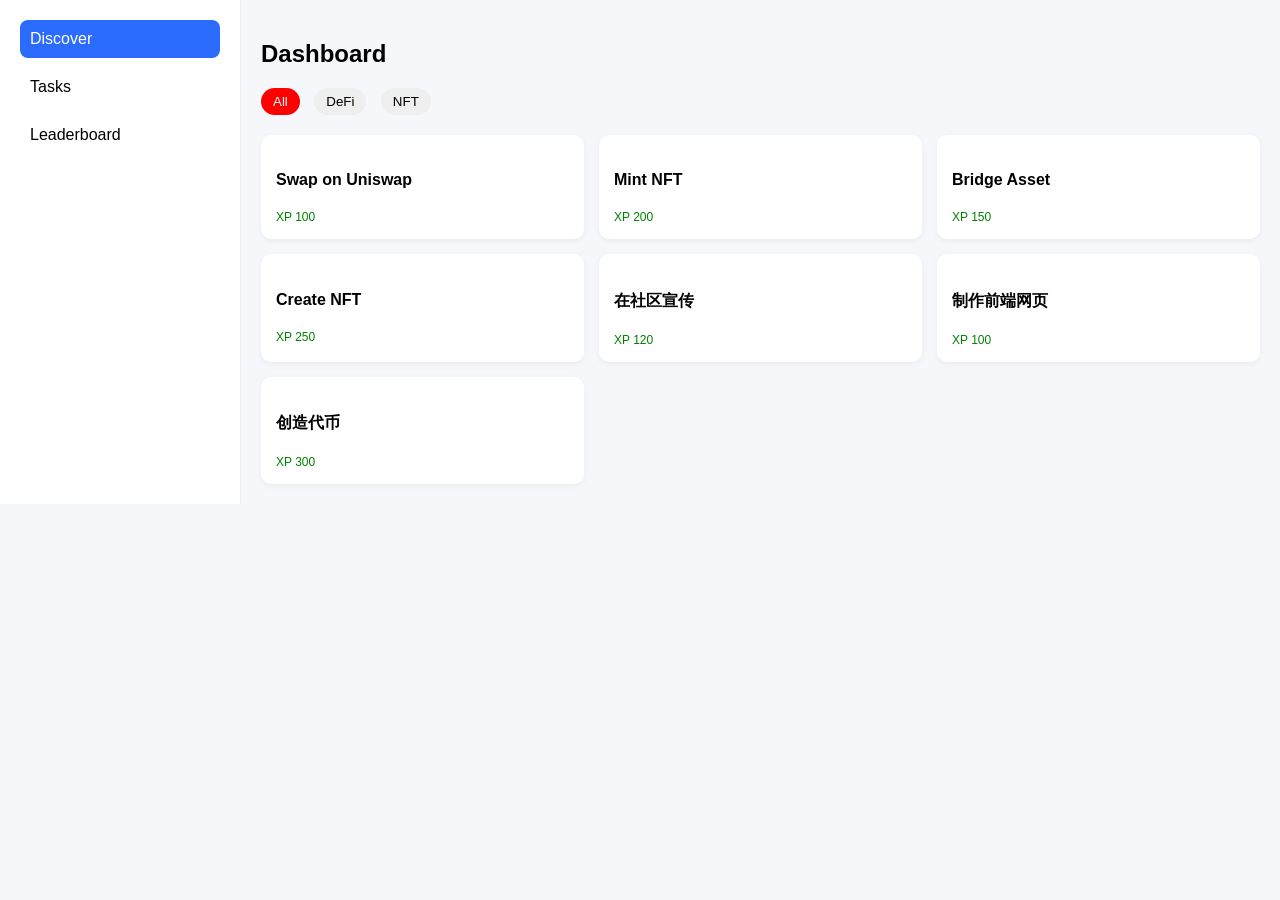
<file: Dashboard/Dashboard.html>
<!DOCTYPE html>
<html>
<head>
  <title>Dashboard Project</title>
<link rel="stylesheet" href="Dashboard.css">
</head>

<body>

<!-- Sidebar -->
<div class="sidebar">
  <div class="menu">
    <div class="menu-item active">Discover</div>
    <div class="menu-item">Tasks</div>
    <div class="menu-item">Leaderboard</div>
  </div>
</div>

<!-- Main -->
<div class="main">

  <h2>Dashboard</h2>

  <!-- Tabs -->
  <div class="tabs">
    <button data-type="all" class="active-tab">All</button>
    <button data-type="defi">DeFi</button>
    <button data-type="nft">NFT</button>
  </div>

  <!-- Cards -->
  <div class="cards" id="cards"></div>

</div>

<script src="Dashboadrd.js"></script>

</body>
</html>
</file>
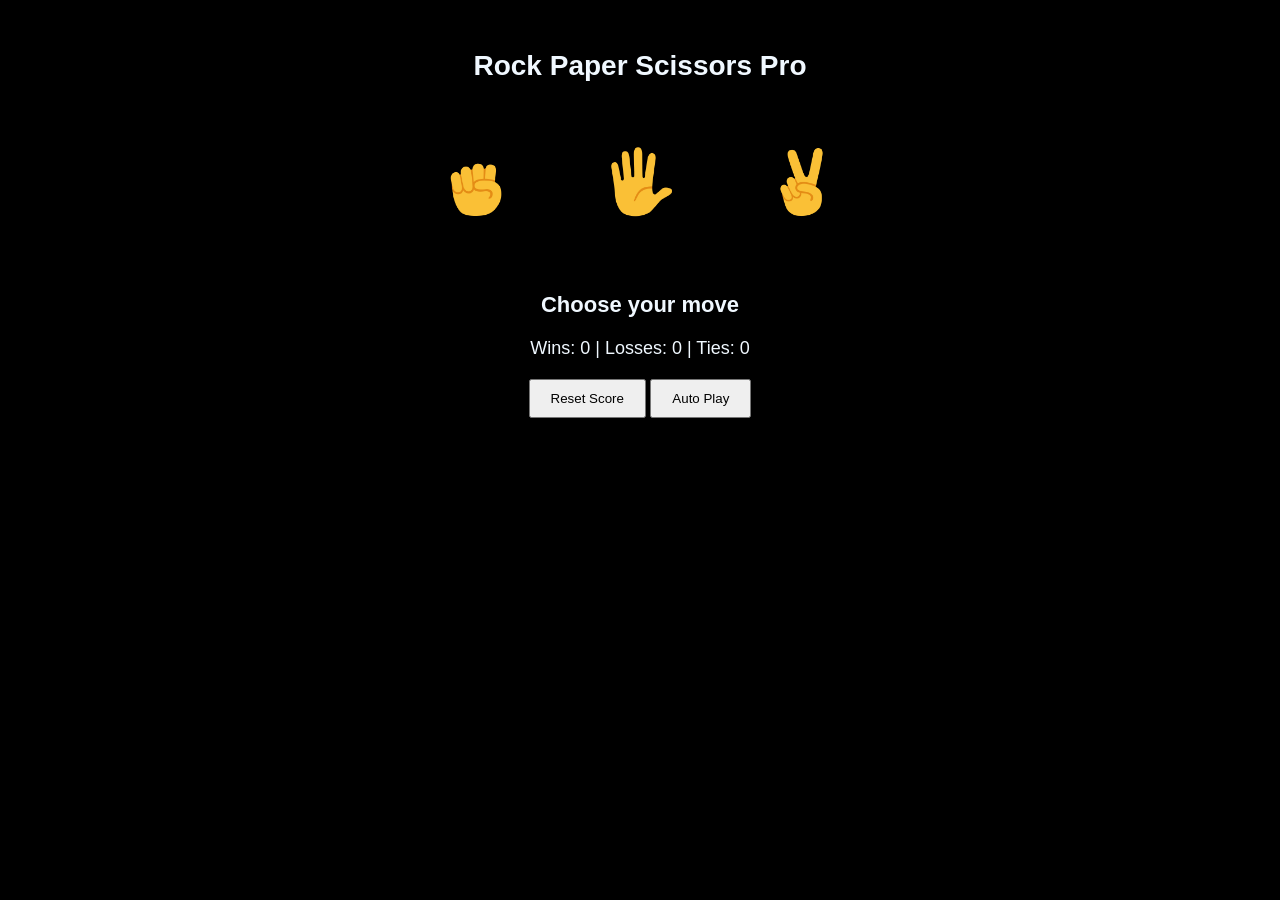
<file: rock.scissors.paper/rock.scissors.paper.html>
<!DOCTYPE html>
<html>
<head>
  <title>Rock Paper Scissors Pro</title>
  <link rel="stylesheet" href="rock.scissors.paper.css">
</head>
<body>

  <div class="title">Rock Paper Scissors Pro</div>

  <button class="move-btn" data-move="rock" ><img src="rock-emoji.png" alt="rock" class="picture-icon"></button>
  <button class="move-btn" data-move="paper"><img src="paper-emoji.png" alt="rock" class="picture-icon"></button>
  <button class="move-btn" data-move="scissors"><img src="scissors-emoji.png" alt="rock" class="picture-icon"></button>

  <div class="result" id="result">Choose your move</div>

  <div class="score" id="score"></div>

  <button class="control-btn" id="resetBtn">Reset Score</button>
  <button class="control-btn" id="autoBtn">Auto Play</button>

<script src="rock.scissors.paper.js"></script>

</body>
</html>
</file>
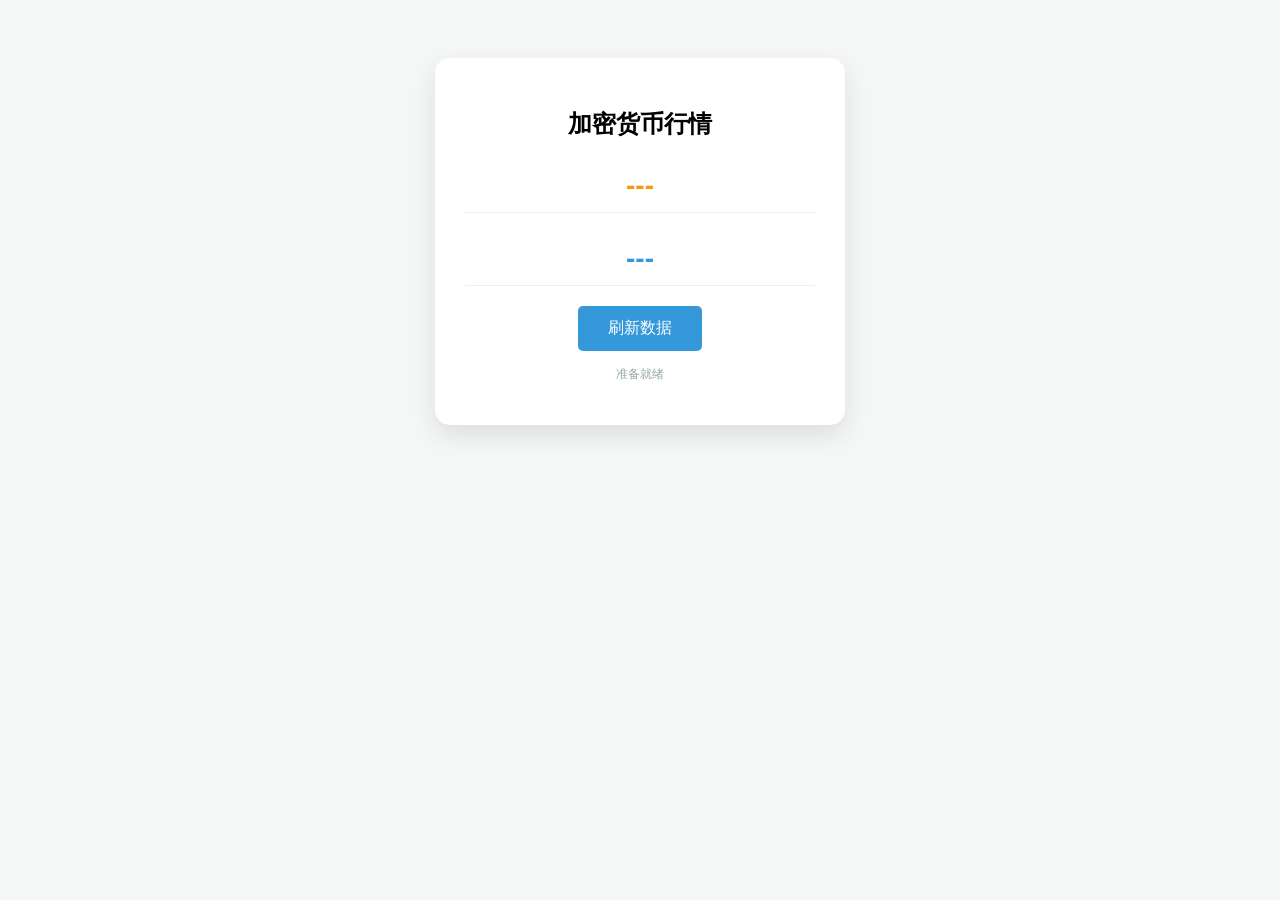
<file: task-dashboard-api/task-dashboard-api.html>
<!DOCTYPE html>
<html lang="zh-CN">
<head>
    <meta charset="UTF-8">
    <title>项目一：定时异步请求</title>
    <link rel="stylesheet" href="task-dashboard-api.css">
</head>
<body>

<div class="card">
    <h2>加密货币行情</h2>
    
    <div class="price-box">
        <div id="btc-price" class="btc-price">---</div>
    </div>

    <div class="price-box">
        <div id="eth-price" class="eth-price">---</div>
    </div>

    <button id="refresh-btn" onclick="updatePrices()">刷新数据</button>
    <p id="msg" class="status">准备就绪</p>
</div>

<script src="task-dashboard-api.js"></script>

</body>
</html>
</file>
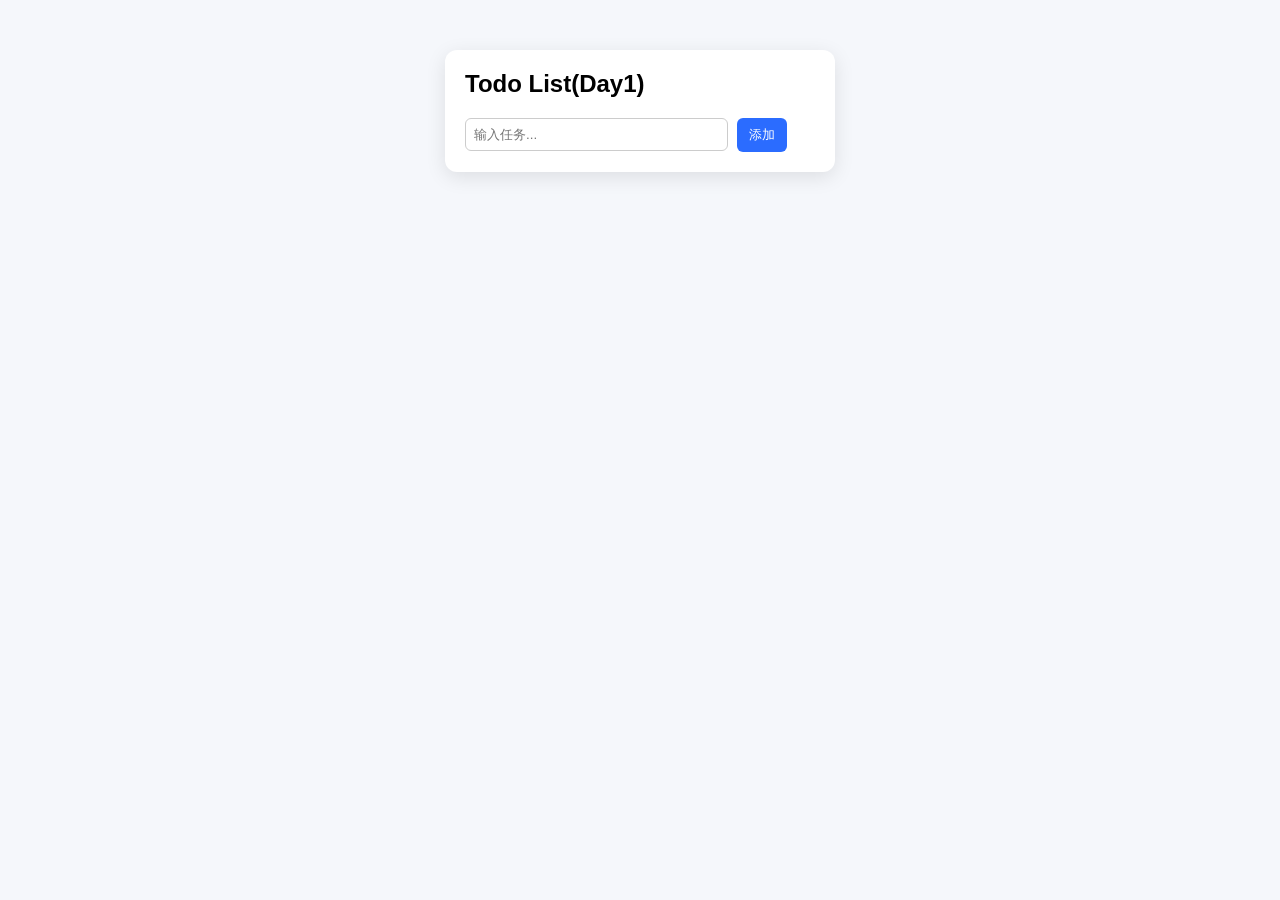
<file: todoList/todoList.html>
<!DOCTYPE html>
<html>
<head>
  <title>Day1 Todo Training</title>
  <link rel="stylesheet" href="todoList.css">
</head>

<body>

<div class="app">
  <h2>Todo List(Day1)</h2>

  <input id="input" placeholder="输入任务...">
  <button id="addBtn">添加</button>

  <div id="list"></div>
</div>

<script src="todoList.js"></script>


</body>
</html>
</file>
<file: Dashboard/Dashboard.css>
body {
      margin: 0;
      font-family: Arial;
      display: flex;
      background: #f5f7fb;
    }

    /* Sidebar */
    .sidebar {
      width: 200px;
      background: white;
      padding: 20px;
      border-right: 1px solid #eee;
    }

    .menu div {
      padding: 10px;
      margin-bottom: 10px;
      cursor: pointer;
      border-radius: 8px;
    }

    .active {
      background: #2b6cff;
      color: white;
    }

    /* Main */
    .main {
      flex: 1;
      padding: 20px;
    }

    .tabs button {
      margin-right: 10px;
      padding: 6px 12px;
      border: none;
      border-radius: 20px;
      cursor: pointer;
    }

    .active-tab {
      background: red;
      color: white;
    }

    .cards {
      display: grid;
      grid-template-columns: repeat(3, 1fr);
      gap: 15px;
      margin-top: 20px;
    }

    .card {
      background: white;
      padding: 15px;
      border-radius: 10px;
      box-shadow: 0 2px 6px rgba(0,0,0,0.05);
    }

    .xp {
      color: green;
      font-size: 12px;
    }
</file>
<file: rock.scissors.paper/rock.scissors.paper.css>
body {
      font-family: Arial;
      background:black;
      text-align: center;
      margin-top: 50px;
    }

    .title {
      font-size: 28px;
      font-weight: bold;
      margin-bottom: 20px;
      color: aliceblue;
    }

  

    .result {
      margin-top: 30px;
      font-size: 22px;
      font-weight: bold;
        color: aliceblue;
    }

    .score {
      margin-top: 20px;
      font-size: 18px;
        color: aliceblue;
    }

    .control-btn {
      margin-top: 20px;
      padding: 10px 20px;
      cursor: pointer;
    }
    .move-btn {
      background:black;
      border: 3px solid ;
      border-radius:50%;
      width: 120px;
      height: 120px;
      margin: 20px;
      padding: 0;
      cursor: pointer;
      transition: all 0.2s;
      display: inline-flex;
      justify-content: center;
      align-items: center;
    }
    .picture-icon{
      width: 70px;  /* 让图片比 120px 的圆圈小一点，留出呼吸空间 */
      height: auto; /* 保持比例 */
      object-fit: contain; /* 确保图片完整显示在圈内 */

    }
</file>
<file: task-dashboard-api/task-dashboard-api.css>
body { font-family: sans-serif; display: flex; justify-content: center; padding-top: 50px; background: #f4f7f6; }
        .card { background: white; padding: 30px; border-radius: 15px; box-shadow: 0 10px 25px rgba(0,0,0,0.1); text-align: center; width: 350px; }
        .price-box { margin: 20px 0; padding: 10px; border-bottom: 1px solid #eee; }
        .btc-price { font-size: 28px; color: #f39c12; font-weight: bold; }
        .eth-price { font-size: 28px; color: #3498db; font-weight: bold; }
        
        /* 按钮基础样式 */
        button { 
            background: #3498db; color: white; border: none; padding: 12px 30px; 
            border-radius: 5px; cursor: pointer; font-size: 16px; transition: all 0.3s; 
        }
        /* 按钮被禁用时的样式（变灰、鼠标变禁止符号） */
        button:disabled {
            background: #bdc3c7;
            cursor: not-allowed;
            opacity: 0.7;
        }
        .status { color: #95a5a6; font-size: 12px; margin-top: 15px; min-height: 1em; }
</file>
<file: todoList/todoList.css>
body {
      font-family: Arial;
      background: #f5f7fb;
      display: flex;
      justify-content: center;
      margin-top: 50px;
    }

    .app {
      background: white;
      padding: 20px;
      width: 350px;
      border-radius: 12px;
      box-shadow: 0 5px 20px rgba(0,0,0,0.1);
    }

    h2 {
      margin-top: 0;
    }

    input {
      width: 70%;
      padding: 8px;
      border-radius: 6px;
      border: 1px solid #ccc;
    }

    button {
      padding: 8px 12px;
      margin-left: 5px;
      border: none;
      background: #2b6cff;
      color: white;
      border-radius: 6px;
      cursor: pointer;
    }

    .task {
      display: flex;
      justify-content: space-between;
      margin-top: 10px;
      background: #f0f3ff;
      padding: 8px;
      border-radius: 6px;
    }

    .delete {
      background: red;
    }
</file>
